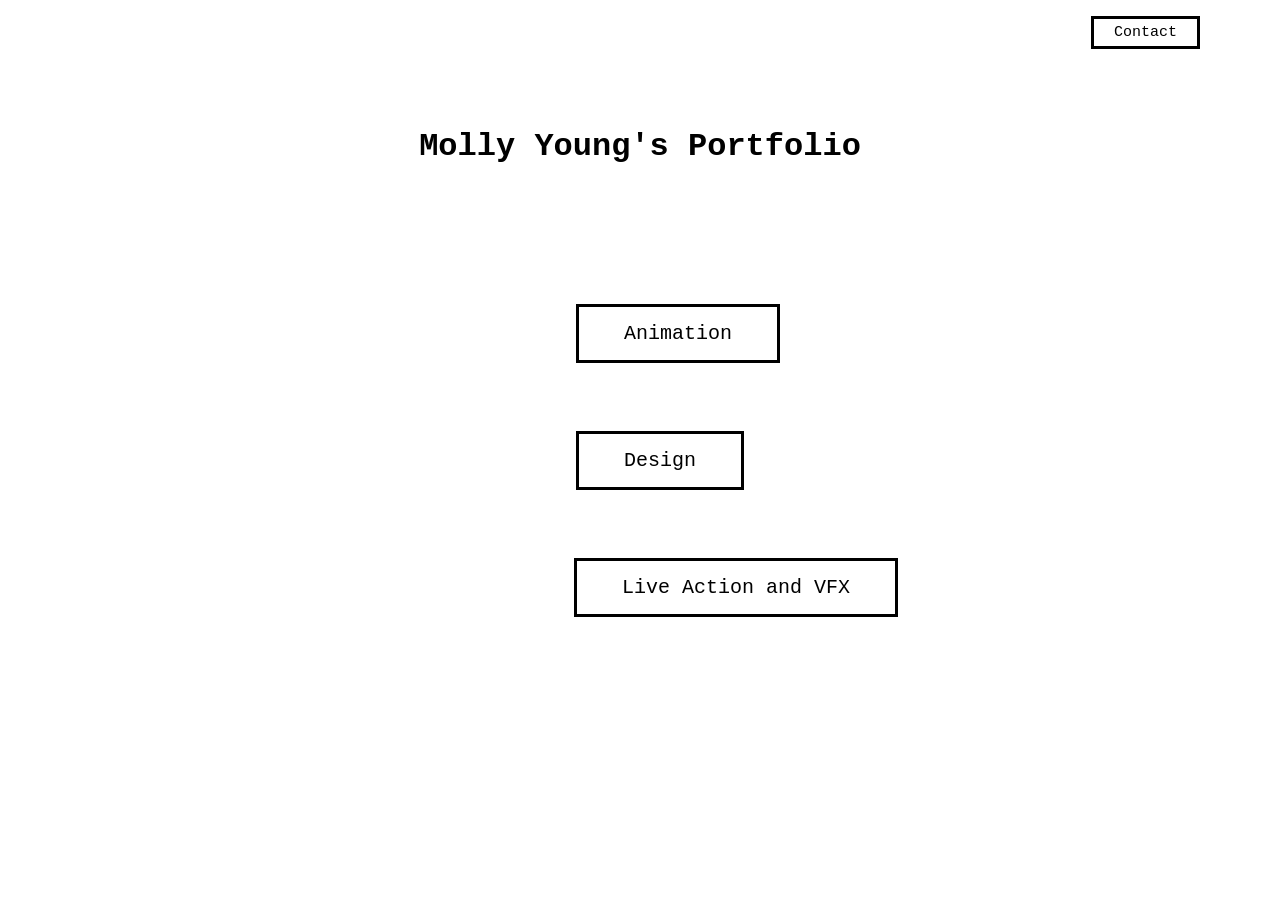
<file: index.html>
<!DOCTYPE html>
<html>
    <head>
      <meta name="description" content="Molly Young's Portfolio">
      <meta name="keywords" content="Molly Young's Portfolio">
      <meta name="author" content="Molly Young">
      <meta name="viewport" content="width=device-width, initial-scale=1.0">
      <meta charset="UTF-8">
        <title>
          Molly Young's Portfolio Homepage
        </title>
        <link href="MyPortfolioWebsite.css" rel="stylesheet">
        <script src="MyPortfolioWebsite.js"></script>
    </head>
    <body>
      <video id="HPANI" preload="true" autoplay loop muted playsinline>
        <source src="HomePageAnimation.MP4" type="video/mp4">
      </video>
        <header>
          <div id="HPH">
            <h1 id="heading">Molly Young's Portfolio</h1>
          </div>
          <br>
        </header>
        <main>
          <div>
            <a id="AnimationTitle" href="Animation.html" title="Animation">Animation</a>
            <a id="DesignTitle" href="Design.html" title="Design">Design</a>
            <a id="LiveActionandVFXTitle" href="LiveActionandVFX.html" title="LiveActionandVFX">Live Action and VFX</a>
            <a id="ContactTitle" href="ContactPage.html" title="Contact">Contact</a>
          </div>
        </main>
    </body>
</html>
</file>
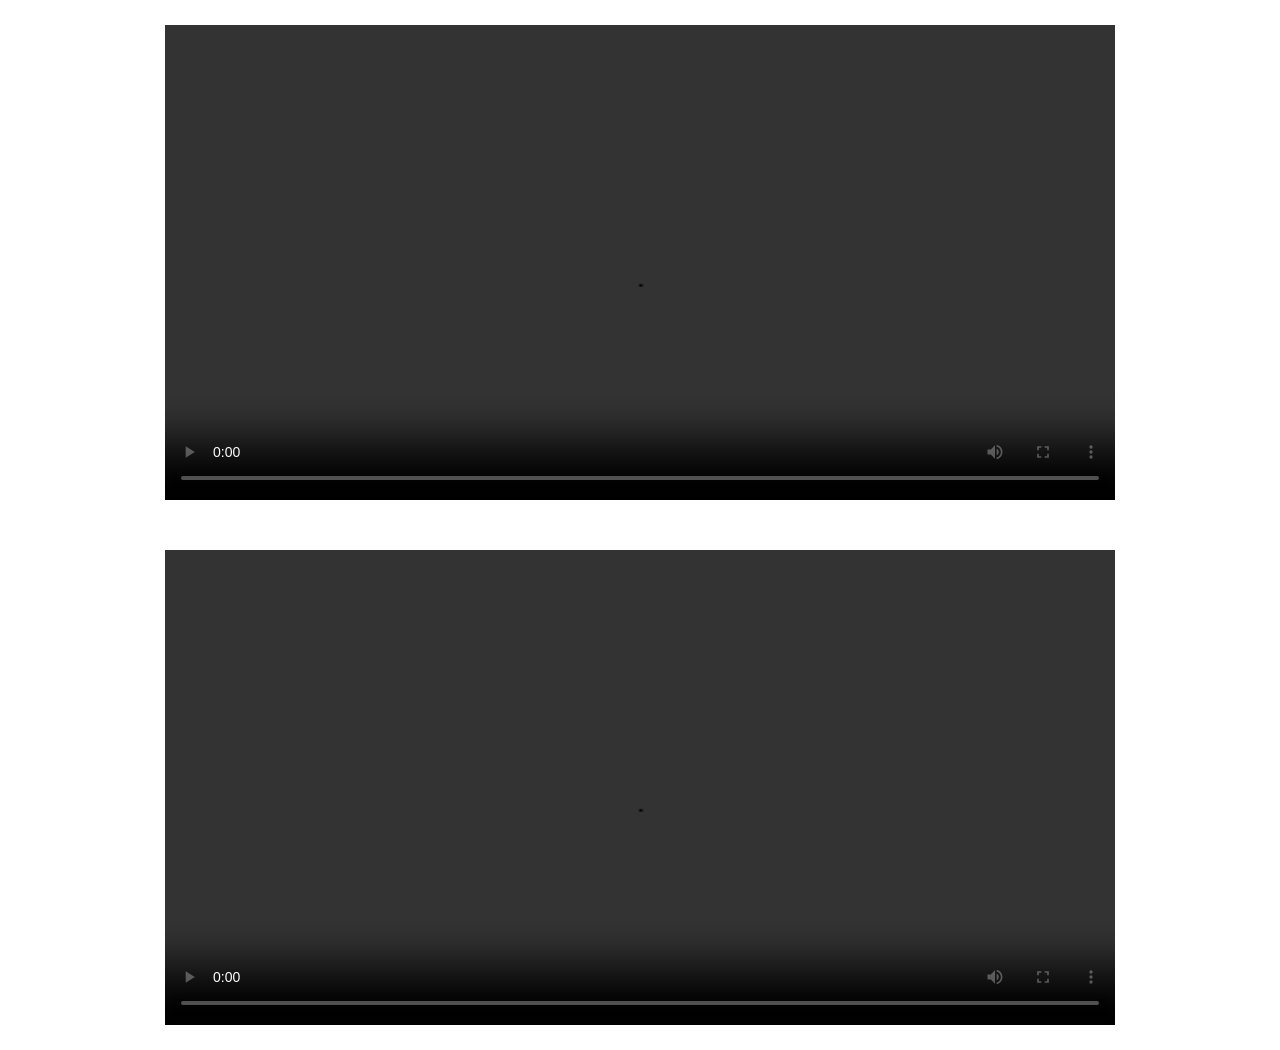
<file: 3DAnimationPage.html>
<!DOCTYPE html>
<html>
    <head>
        <title>
          3D Animation
        </title>
        <link href="MyPortfolioWebsite.css" rel="stylesheet">
        <script src="MyPortfolioWebsite.js"></script>
    </head>
    <body>
        <header>
        </header>
        <main>
          <div>
              <video class="portfoliovid" width="1000" controls>
                <source src="Scrappy.mp4" type="video/mp4">
              </video>
           </div>
           <div>
              <video class="portfoliovid" width="1000" controls>
                <source src="MaiaSmile.mp4" type="video/mp4">
              </video>
           </div>
        
        </main>
    </body>
</html>
</file>
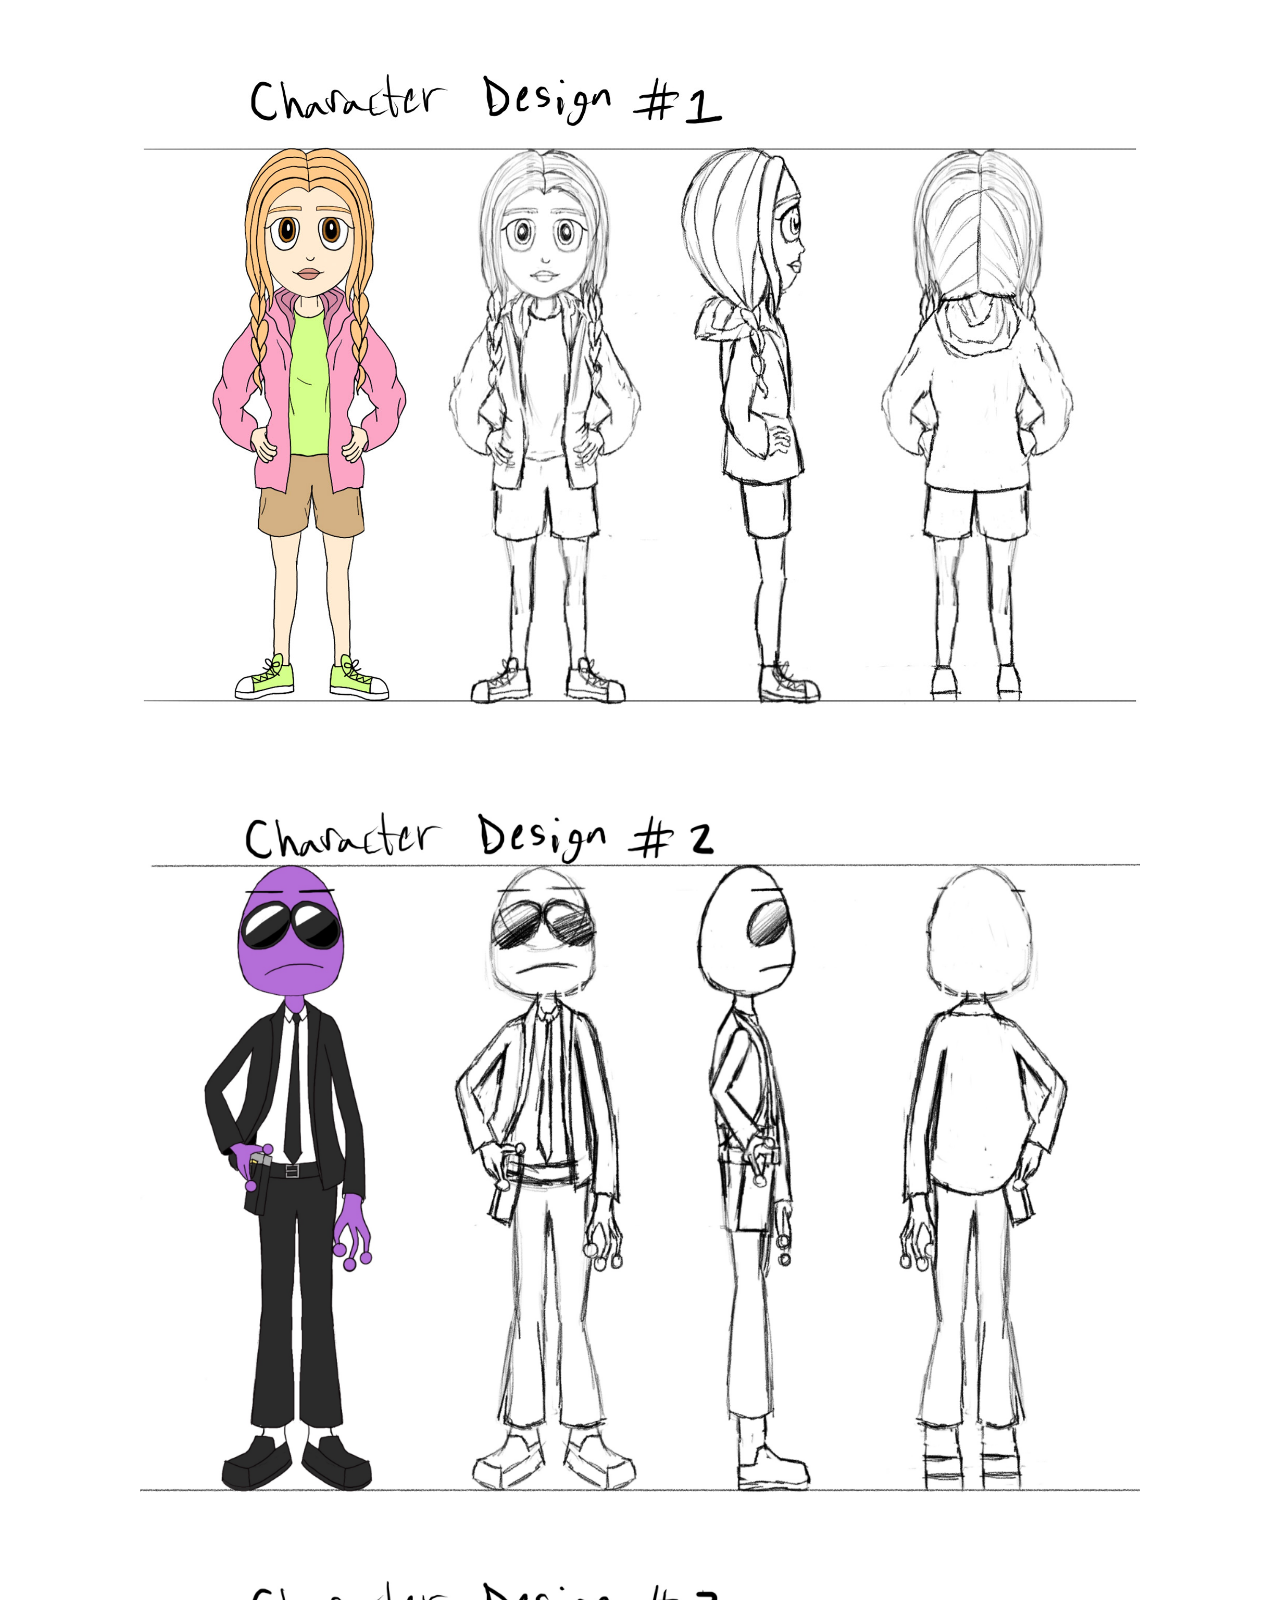
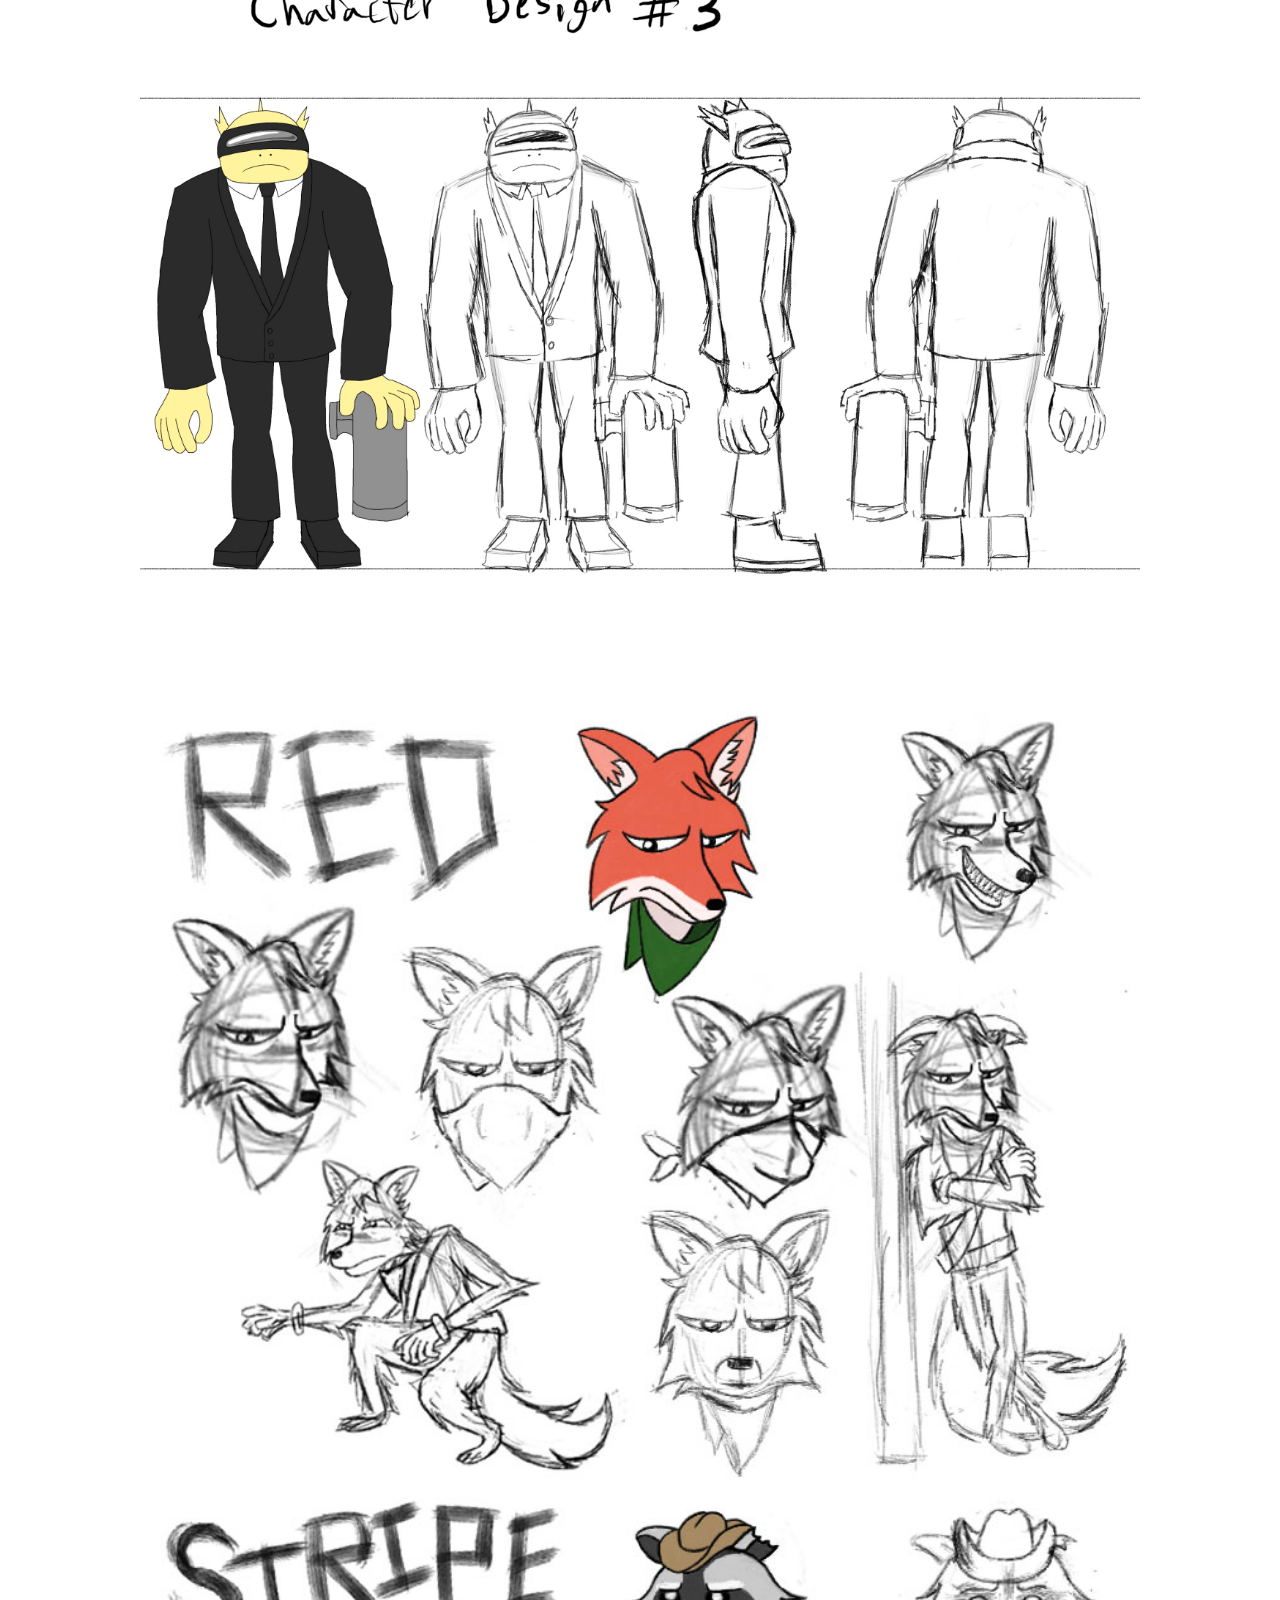
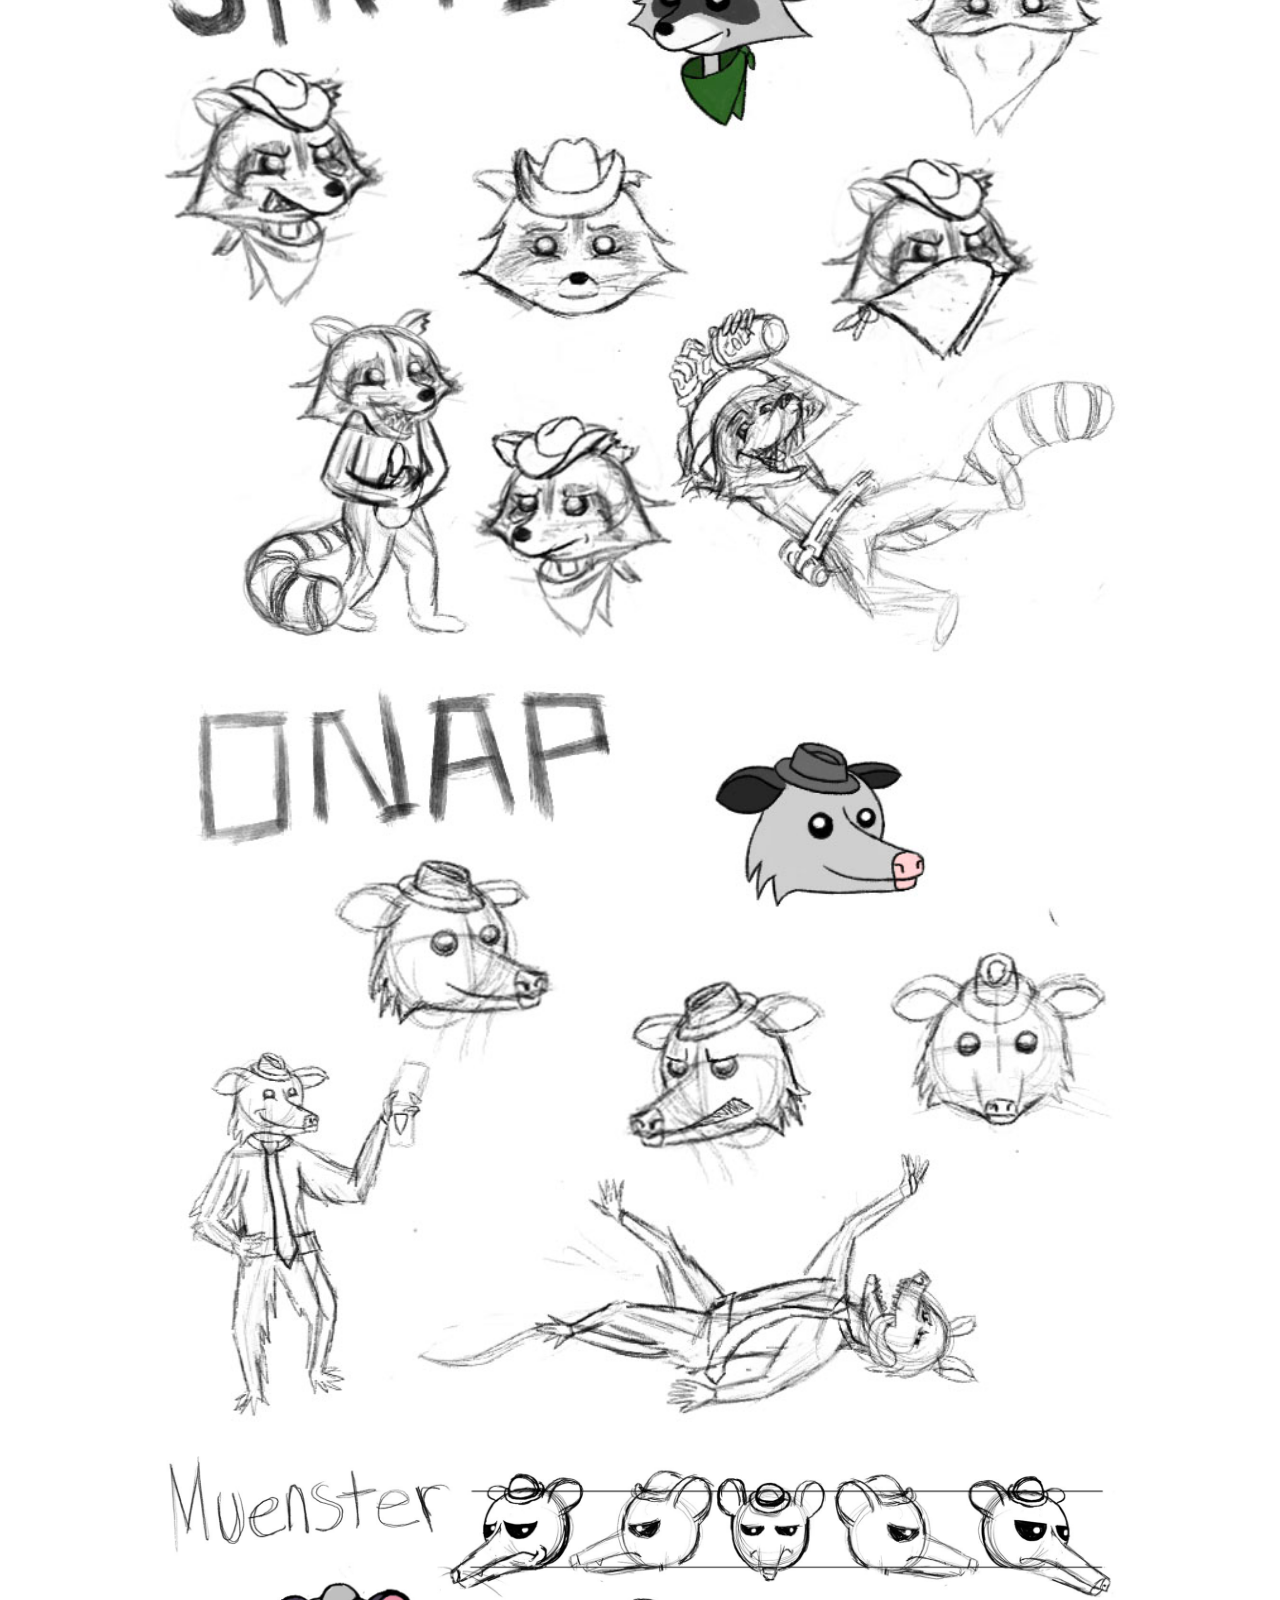
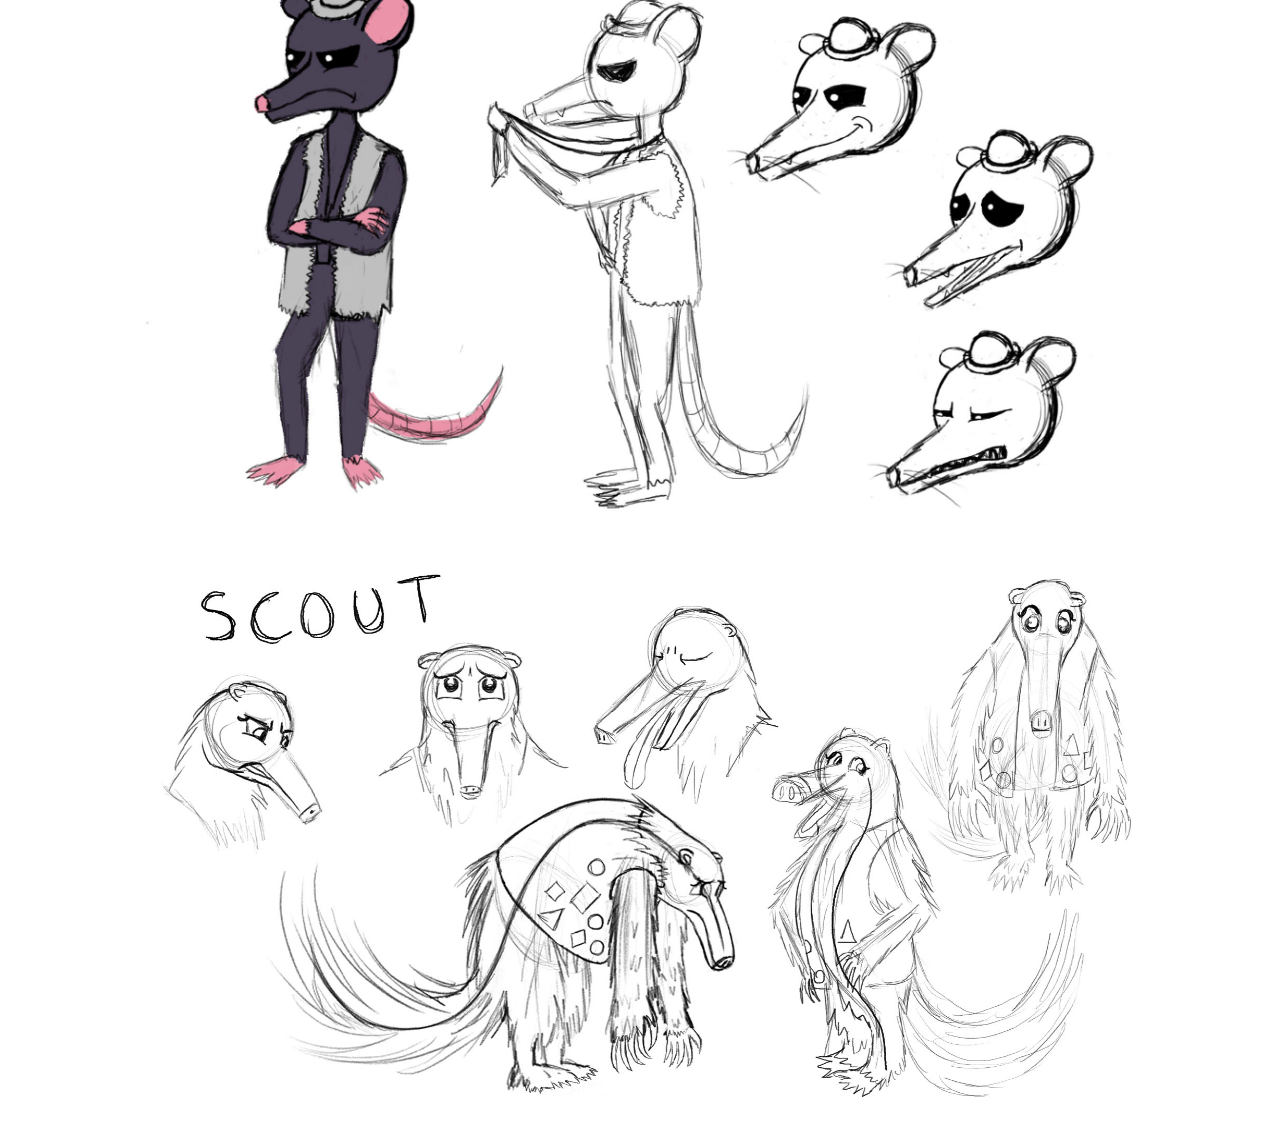
<file: CharacterDesignPage.html>
<!DOCTYPE html>
<html>
    <head>
        <title>
          Character Design
        </title>
        <link href="MyPortfolioWebsite.css" rel="stylesheet">
        <script src="MyPortfolioWebsite.js"></script>
    </head>
    <body>
        <header>
        </header>
        <main>
          <div>
             <img src="images/CD1.jpeg" width="1000">
          </div>
          <div>
             <img src="images/CD2.jpeg" width="1000">
          </div>
          <div>
             <img src="images/CD3.jpeg" width="1000">
          </div>
          <div>
             <img src="images/CDRed.JPG" width="1000">
          </div>
          <div>
             <img src="images/CDStripe.JPG" width="1000">
          </div>
          <div>
             <img src="images/CDOnap.JPG" width="1000">
          </div>
          <div>
             <img src="images/CDMuenster.JPG" width="1000">
          </div>
          <div>
             <img src="images/CDScout.jpeg" width="1000">
          </div>
        </main>
    </body>
</html>
</file>
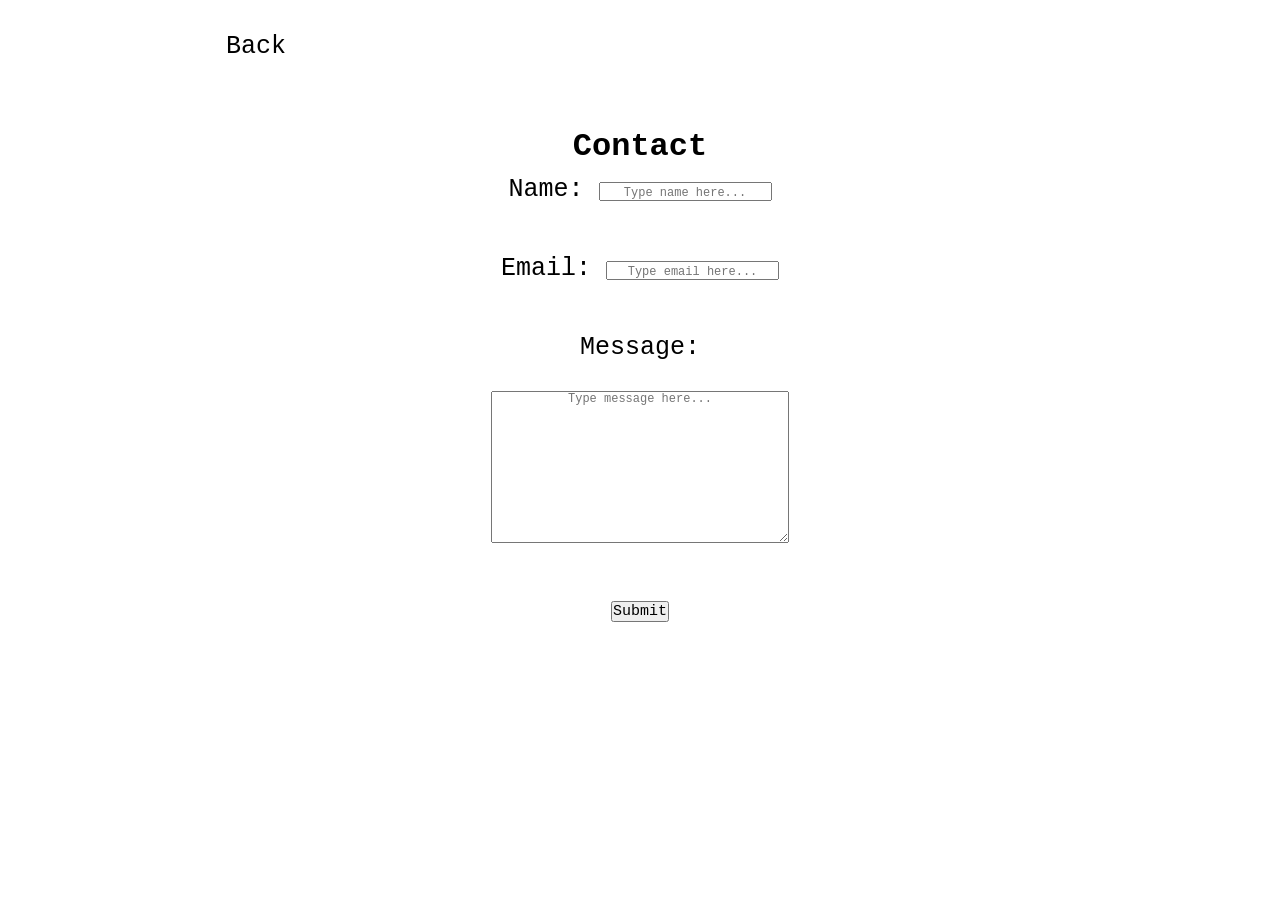
<file: ContactPage.html>
<!DOCTYPE html>
<html>
    <head>
        <title>
          Contact
        </title>
        <link href="MyPortfolioWebsite.css" rel="stylesheet">
        <script src="MyPortfolioWebsite.js"></script>
    </head>
    <body>
        <header>
            <a id="BackButton" title="Back To Homepage" href="index.html">Back</a>
            <h1 id="heading">Contact</h1>
            <br><br>
        </header>
        <main>
          <div>
            <form action="https://formspree.io/f/xovwklnz" method="POST">
              <label id="CPN">Name: <input type="name" name="name" placeholder="Type name here..."></label>
              <br><br>
              <label id="CPE">Email: <input type="email" name="email" placeholder="Type email here..."></label>
              <br><br>
              <label id="CPTA">Message:<br><br><textarea rows="10" cols="35" name="message" placeholder="Type message here..."></textarea></label>
              <br><br>
              <button id="CPSB" type="submit">Submit</button>
            </form>
          </div>
        </main>
    </body>
</html>
</file>
<file: MyPortfolioWebsite.css>
* {
  margin: 0;
  padding: 0;
  text-align: center;
  box-sizing:border-box;
}

#HPH{                                      /* Homepage CSS */
    text-align: center;
    max-width: 100%;
    margin: auto;
}

h1 {                                       /* Homepage CSS */
    color: black;
    text-align: center;
    font-family: 'Courier New', serif;
    font-weight: 800;
    position: relative;
    display: inline;
    top: 4rem;
}

#HPANI {                               /* Homepage CSS */
  position: fixed;
  left: 0;
  margin: auto;
  bottom: 2.5rem;
  max-width: 100%;
}

#ContactTitle {                            /* Homepage CSS */
    color: black;
    margin: 0 0 0 25px;
    font-size: 20px;
    font-family: 'Courier New', serif;
    position: relative;
    padding: 10px 25px 10px 25px;
    top: 1rem;
    border-style: solid;

}

#AnimationTitle {                       /* Homepage CSS */
    color: black;
    margin: 0 0 0 50px;
    font-size: 25px;
    font-family: 'Courier New', serif;
    position: relative;
    padding: 20px 50px 20px 50px;
    top: 19rem;
    left: 125px;
    border-style: solid;

}

#DesignTitle {                           /* Homepage CSS */
    color: black;
    margin: 0 0 0 250px;
    font-size: 25px;
    font-family: 'Courier New', serif;
    position: relative;
    padding: 20px 50px 20px 50px;
    top: 19rem;
    left: 125px;
    border-style: solid;

}

#LiveActionandVFXTitle {                         /* Homepage CSS */
        color: black;
    margin: 0 0 0 250px;
    font-size: 25px;
    font-family: 'Courier New', serif;
    position: relative;
    padding: 20px 50px 20px 50px;
    top: 19rem;
    left: 100px;
    border-style: solid;
}

a {
    text-decoration: none;
}

@media only screen and (max-width: 600px) {
  
  h1 {                                       /* Homepage CSS */
    position: fixed;
    display: inline;
    top: 8rem;
    left: 25%;
    right: 25%;
  }

  #HPANI {                               /* Homepage CSS */
  position: fixed;
  margin: 0;
  padding: 0;
  bottom: 2.5rem;
  max-width: 100%;
  max-height: 100%;
  }

  #ContactTitle {                            /* Homepage CSS */
    color: black;
    margin: 0;
    font-size: 15px;
    position: fixed;
    padding: 5px 20px 5px 20px;
    top: 1rem;
    right: 5rem;
}

#AnimationTitle {                       /* Homepage CSS */
    margin: 0 25% 0 25%;
    font-size: 20px;
    position: relative;
    padding: 15px 45px 15px 45px;
    top: 19rem;
    left: 0%;

}

#DesignTitle {                           /* Homepage CSS */
    margin: 0 30% 0 30%;
    font-size: 20px;
    position: relative;
    padding: 15px 45px 15px 45px;
    top: 25.5rem;
    left: 0%;

}

#LiveActionandVFXTitle {                         /* Homepage CSS */
    margin: 0 0% 0 0%;
    font-size: 20px;
    position: relative;
    padding: 15px 45px 15px 45px;
    top: 32rem;
    left: 0%;
}

  a {
    text-decoration: none;
    text-align: center;
    max-width: 100%;
    margin-left: auto; 
    margin-right: auto;
  }


}


@media only screen and (min-width: 601px) and (max-width: 768px) {
   
  h1 {                                       /* Homepage CSS */
    position: fixed;
    display: inline;
    top: 8rem;
    left: 25%;
    right: 25%;
  }

  #HPANI {                               /* Homepage CSS */
  position: fixed;
  margin: 0;
  padding: 0;
  bottom: 5rem;
  max-width: 100%;
  max-height: 100%;
  }

  #ContactTitle {                            /* Homepage CSS */
    color: black;
    margin: 0;
    font-size: 15px;
    position: fixed;
    padding: 5px 20px 5px 20px;
    top: 1rem;
    right: 5rem;
}

#AnimationTitle {                       /* Homepage CSS */
    margin: 0 45% 0 45%;
    font-size: 20px;
    position: relative;
    padding: 15px 45px 15px 45px;
    top: 19rem;
    left: 0%;

}

#DesignTitle {                           /* Homepage CSS */
    margin: 0 42% 0 45%;
    font-size: 20px;
    position: relative;
    padding: 15px 45px 15px 45px;
    top: 25.5rem;
    left: 0%;

}

#LiveActionandVFXTitle {                         /* Homepage CSS */
    margin: 0 10% 0 25%;
    font-size: 20px;
    position: relative;
    padding: 15px 45px 15px 45px;
    top: 32rem;
    left: 0%;
}

  a {
    text-decoration: none;
    text-align: center;
    max-width: 100%;
    margin-left: auto; 
    margin-right: auto;
  }

}


@media only screen and (min-width: 769px) and (max-width: 1600px) {

   
  h1 {                                       /* Homepage CSS */
    position: fixed;
    display: inline;
    top: 8rem;
    left: 25%;
    right: 25%;
  }

  #HPANI {                               /* Homepage CSS */
  position: fixed;
  margin: 0;
  padding: 0;
  bottom: 5rem;
  max-width: 100%;
  max-height: 100%;
  }

  #ContactTitle {                            /* Homepage CSS */
    color: black;
    margin: 0;
    font-size: 15px;
    position: fixed;
    padding: 5px 20px 5px 20px;
    top: 1rem;
    right: 5rem;
}

#AnimationTitle {                       /* Homepage CSS */
    margin: 0 45% 0 45%;
    font-size: 20px;
    position: relative;
    padding: 15px 45px 15px 45px;
    top: 19rem;
    left: 0%;

}

#DesignTitle {                           /* Homepage CSS */
    margin: 0 42% 0 45%;
    font-size: 20px;
    position: relative;
    padding: 15px 45px 15px 45px;
    top: 25.5rem;
    left: 0%;

}

#LiveActionandVFXTitle {                         /* Homepage CSS */
    margin: 0 10% 0 25%;
    font-size: 20px;
    position: relative;
    padding: 15px 45px 15px 45px;
    top: 32rem;
    left: 0%;
}

  a {
    text-decoration: none;
    text-align: center;
    max-width: 100%;
    margin-left: auto; 
    margin-right: auto;
  }

}

.portfoliovid {
    display: block;
    margin: auto;
    padding: 25px;
}

a {
    text-decoration: none;
}

#BackButton {
    color: black;
    margin: 0 0;
    font-size: 25px;
    font-family: 'Courier New', serif;
    display: inline;
    position: relative;
    left: -30%;
    top: 2rem;
}


#CPN {
    text-align: center;
    position: relative;
    left: 0%;
    top: 8rem;
    font-size: 25px;
    font-family: 'Courier New', serif;

}

#CPE {
    text-align: center;
    position: relative;
    left: 0%;
    top: 10rem;
    font-size: 25px;
    font-family: 'Courier New', serif;
}

#CPTA {
    text-align: center;
    position: relative;
    left: 0%;
    top: 12rem;
    font-size: 25px;
    font-family: 'Courier New', serif;
}

#CPSB {
    text-align: center;
    position: relative;
    left: 0%;
    top: 14rem;
    font-size: 15px;
    font-family: 'Courier New', serif;
}

::placeholder {
   font-size: 12px;
    font-family: 'Courier New', serif; 
}

h3 {
    text-align: center;
    display: inline;
    font-size: 20px;
    font-family: 'Courier New', serif;
    color: black;
    font-weight: 70;
}

iframe {
    text-align: center;
    position: relative;
    top: 15rem;
    left: 2%;
    border: none;
}

#twodButton {
    position: relative;
    padding: 20px 50px 20px 50px;
    left: -3%;
    top: 10rem;
    border-style: solid;
    color: black;
    z-index: 1;
}

#SMButton {
    position: relative;
    padding: 20px 50px 20px 50px;
    left: 0%;
    top: 10rem;
    border-style: solid;
    color: black;
    z-index: 1;
}

#threeButton {
    position: relative;
    padding: 20px 50px 20px 50px;
    left: 3%;
    top: 10rem;
    border-style: solid;
    color: black;
    z-index: 1;
}
#charrButton {
    position: relative;
    padding: 20px 50px 20px 50px;
    left: -3%;
    top: 10rem;
    border-style: solid;
    color: black;
    z-index: 1;
}
#eniiButton {
    position: relative;
    padding: 20px 50px 20px 50px;
    left: 0%;
    top: 10rem;
    border-style: solid;
    color: black;
    z-index: 1;
}

#livButton {
    position: relative;
    padding: 20px 50px 20px 50px;
    left: -3%;
    top: 10rem;
    border-style: solid;
    color: black;
    z-index: 1;
}

#vfxButton {
    position: relative;
    padding: 20px 50px 20px 50px;
    left: 3%;
    top: 10rem;
    border-style: solid;
    color: black;
    z-index: 1;
}


#twoddiv {
    display: none;
}

#threeddiv {
    display: none;
}

#smdiv {
    display: none;
}

#charrdiv {
    display: none;
}

#eniidiv {
    display: none;
}

#livdiv {
    display: none;
}

#vfxdiv {
    display: none;
}

img {
    z-index: -1;
    position: relative;
    top: 50px;
}
</file>
